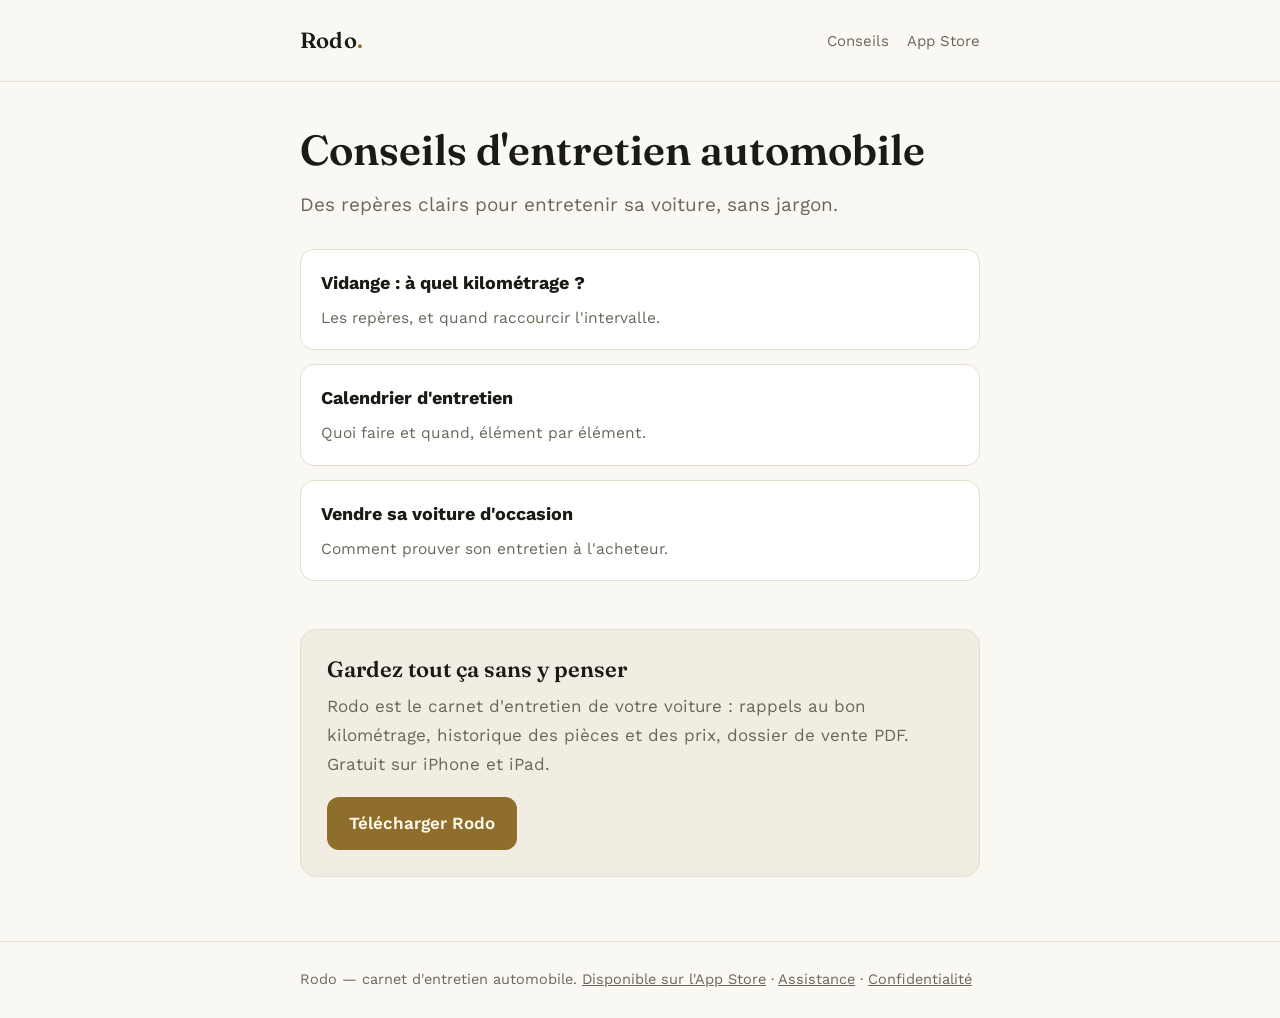
<file: index.html>
<!doctype html>
<html lang="fr"><head><meta charset="utf-8"><meta name="viewport" content="width=device-width,initial-scale=1">
<title>Conseils d'entretien automobile — Rodo</title><meta name="description" content="Des conseils simples pour entretenir sa voiture : vidange, calendrier d'entretien, vente d'occasion.">
<meta property="og:title" content="Conseils d'entretien automobile — Rodo"><meta property="og:description" content="Des conseils simples pour entretenir sa voiture : vidange, calendrier d'entretien, vente d'occasion."><meta property="og:type" content="article">
<link rel="preconnect" href="https://fonts.googleapis.com"><link rel="preconnect" href="https://fonts.gstatic.com" crossorigin>
<link rel="stylesheet" href="https://fonts.googleapis.com/css2?family=Fraunces:opsz,wght@9..144,600&family=Work+Sans:wght@400;600&display=swap">
<link rel="stylesheet" href="style.css"></head><body>
<header class="site"><div class="wrap"><a class="brand" href="index.html">Rodo<span>.</span></a><nav class="top"><a href="index.html">Conseils</a><a href="https://apps.apple.com/app/id6810444787">App Store</a></nav></div></header>
<main><div class="wrap"><h1>Conseils d'entretien automobile</h1><p class="lede">Des repères clairs pour entretenir sa voiture, sans jargon.</p>
<div class="cards">
<a class="card" href="vidange-quand-la-faire.html"><strong>Vidange : à quel kilométrage ?</strong><span>Les repères, et quand raccourcir l'intervalle.</span></a>
<a class="card" href="calendrier-entretien-voiture.html"><strong>Calendrier d'entretien</strong><span>Quoi faire et quand, élément par élément.</span></a>
<a class="card" href="vendre-voiture-prouver-entretien.html"><strong>Vendre sa voiture d'occasion</strong><span>Comment prouver son entretien à l'acheteur.</span></a>
</div><div class="cta"><h2>Gardez tout ça sans y penser</h2>
<p>Rodo est le carnet d'entretien de votre voiture : rappels au bon kilométrage, historique des pièces et des prix, dossier de vente PDF. Gratuit sur iPhone et iPad.</p>
<a class="btn" href="https://apps.apple.com/app/id6810444787">Télécharger Rodo</a></div></div></main><footer class="site"><div class="wrap">Rodo — carnet d'entretien automobile. <a href="https://apps.apple.com/app/id6810444787">Disponible sur l'App Store</a> · <a href="support.html">Assistance</a> · <a href="confidentialite.html">Confidentialité</a></div></footer></body></html>
</file>
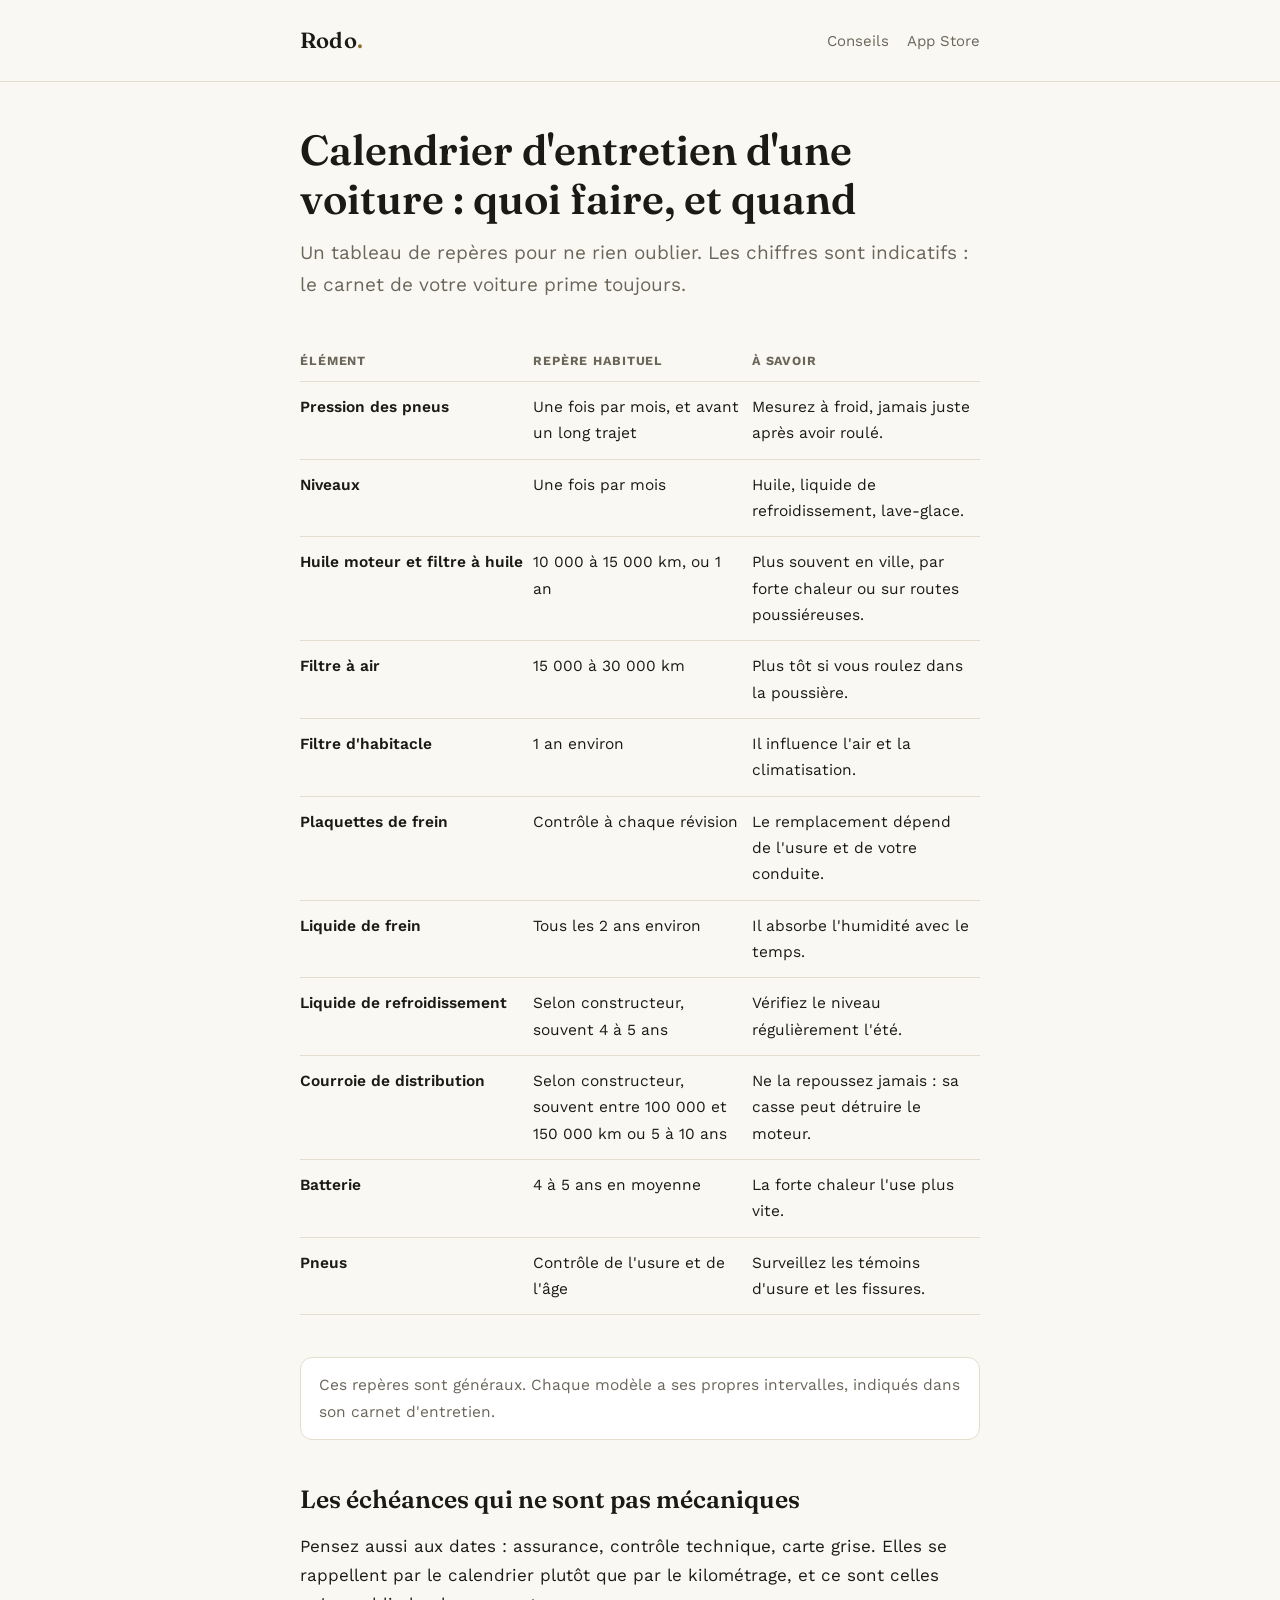
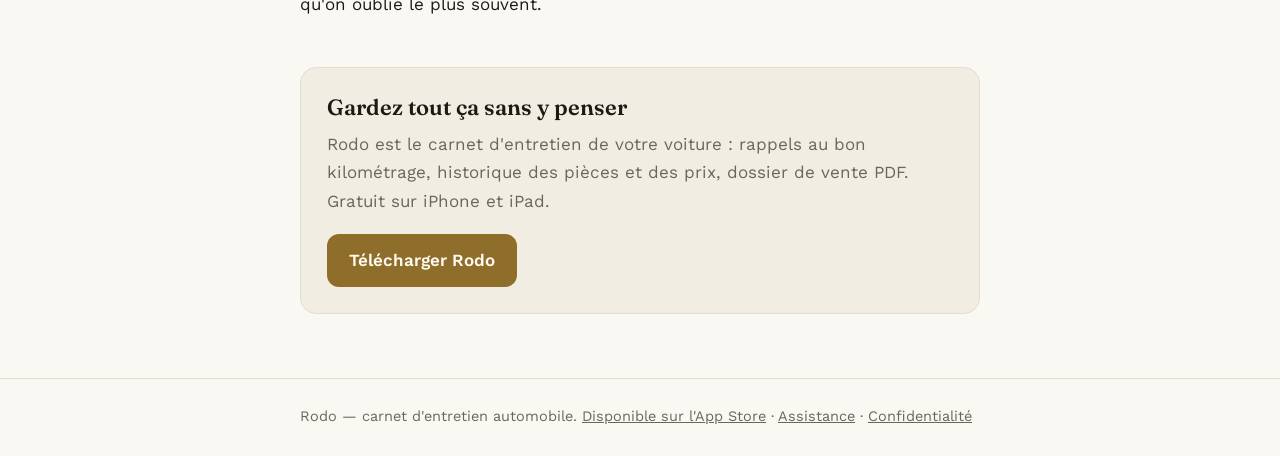
<file: calendrier-entretien-voiture.html>
<!doctype html>
<html lang="fr"><head><meta charset="utf-8"><meta name="viewport" content="width=device-width,initial-scale=1">
<title>Calendrier d&#x27;entretien d&#x27;une voiture : quoi faire et quand — Rodo</title><meta name="description" content="Un calendrier d&#x27;entretien simple : pneus, huile, filtres, freins, liquides, courroie, batterie. Les repères habituels pour ne rien oublier.">
<meta property="og:title" content="Calendrier d&#x27;entretien d&#x27;une voiture : quoi faire et quand — Rodo"><meta property="og:description" content="Un calendrier d&#x27;entretien simple : pneus, huile, filtres, freins, liquides, courroie, batterie. Les repères habituels pour ne rien oublier."><meta property="og:type" content="article">
<link rel="preconnect" href="https://fonts.googleapis.com"><link rel="preconnect" href="https://fonts.gstatic.com" crossorigin>
<link rel="stylesheet" href="https://fonts.googleapis.com/css2?family=Fraunces:opsz,wght@9..144,600&family=Work+Sans:wght@400;600&display=swap">
<link rel="stylesheet" href="style.css"></head><body>
<header class="site"><div class="wrap"><a class="brand" href="index.html">Rodo<span>.</span></a><nav class="top"><a href="index.html">Conseils</a><a href="https://apps.apple.com/app/id6810444787">App Store</a></nav></div></header>
<main><div class="wrap"><h1>Calendrier d'entretien d'une voiture : quoi faire, et quand</h1><p class="lede">Un tableau de repères pour ne rien oublier. Les chiffres sont indicatifs : le carnet de votre voiture prime toujours.</p><div class="tbl"><table><thead><tr><th>Élément</th><th>Repère habituel</th><th>À savoir</th></tr></thead><tbody>
<tr><td>Pression des pneus</td><td>Une fois par mois, et avant un long trajet</td><td>Mesurez à froid, jamais juste après avoir roulé.</td></tr>
<tr><td>Niveaux</td><td>Une fois par mois</td><td>Huile, liquide de refroidissement, lave-glace.</td></tr>
<tr><td>Huile moteur et filtre à huile</td><td>10 000 à 15 000 km, ou 1 an</td><td>Plus souvent en ville, par forte chaleur ou sur routes poussiéreuses.</td></tr>
<tr><td>Filtre à air</td><td>15 000 à 30 000 km</td><td>Plus tôt si vous roulez dans la poussière.</td></tr>
<tr><td>Filtre d'habitacle</td><td>1 an environ</td><td>Il influence l'air et la climatisation.</td></tr>
<tr><td>Plaquettes de frein</td><td>Contrôle à chaque révision</td><td>Le remplacement dépend de l'usure et de votre conduite.</td></tr>
<tr><td>Liquide de frein</td><td>Tous les 2 ans environ</td><td>Il absorbe l'humidité avec le temps.</td></tr>
<tr><td>Liquide de refroidissement</td><td>Selon constructeur, souvent 4 à 5 ans</td><td>Vérifiez le niveau régulièrement l'été.</td></tr>
<tr><td>Courroie de distribution</td><td>Selon constructeur, souvent entre 100 000 et 150 000 km ou 5 à 10 ans</td><td>Ne la repoussez jamais : sa casse peut détruire le moteur.</td></tr>
<tr><td>Batterie</td><td>4 à 5 ans en moyenne</td><td>La forte chaleur l'use plus vite.</td></tr>
<tr><td>Pneus</td><td>Contrôle de l'usure et de l'âge</td><td>Surveillez les témoins d'usure et les fissures.</td></tr>
</tbody></table></div>
<div class="note">Ces repères sont généraux. Chaque modèle a ses propres intervalles, indiqués dans son carnet d'entretien.</div>
<h2>Les échéances qui ne sont pas mécaniques</h2>
<p>Pensez aussi aux dates : assurance, contrôle technique, carte grise. Elles se rappellent par le calendrier plutôt que par le kilométrage, et ce sont celles qu'on oublie le plus souvent.</p><div class="cta"><h2>Gardez tout ça sans y penser</h2>
<p>Rodo est le carnet d'entretien de votre voiture : rappels au bon kilométrage, historique des pièces et des prix, dossier de vente PDF. Gratuit sur iPhone et iPad.</p>
<a class="btn" href="https://apps.apple.com/app/id6810444787">Télécharger Rodo</a></div></div></main><footer class="site"><div class="wrap">Rodo — carnet d'entretien automobile. <a href="https://apps.apple.com/app/id6810444787">Disponible sur l'App Store</a> · <a href="support.html">Assistance</a> · <a href="confidentialite.html">Confidentialité</a></div></footer></body></html>
</file>
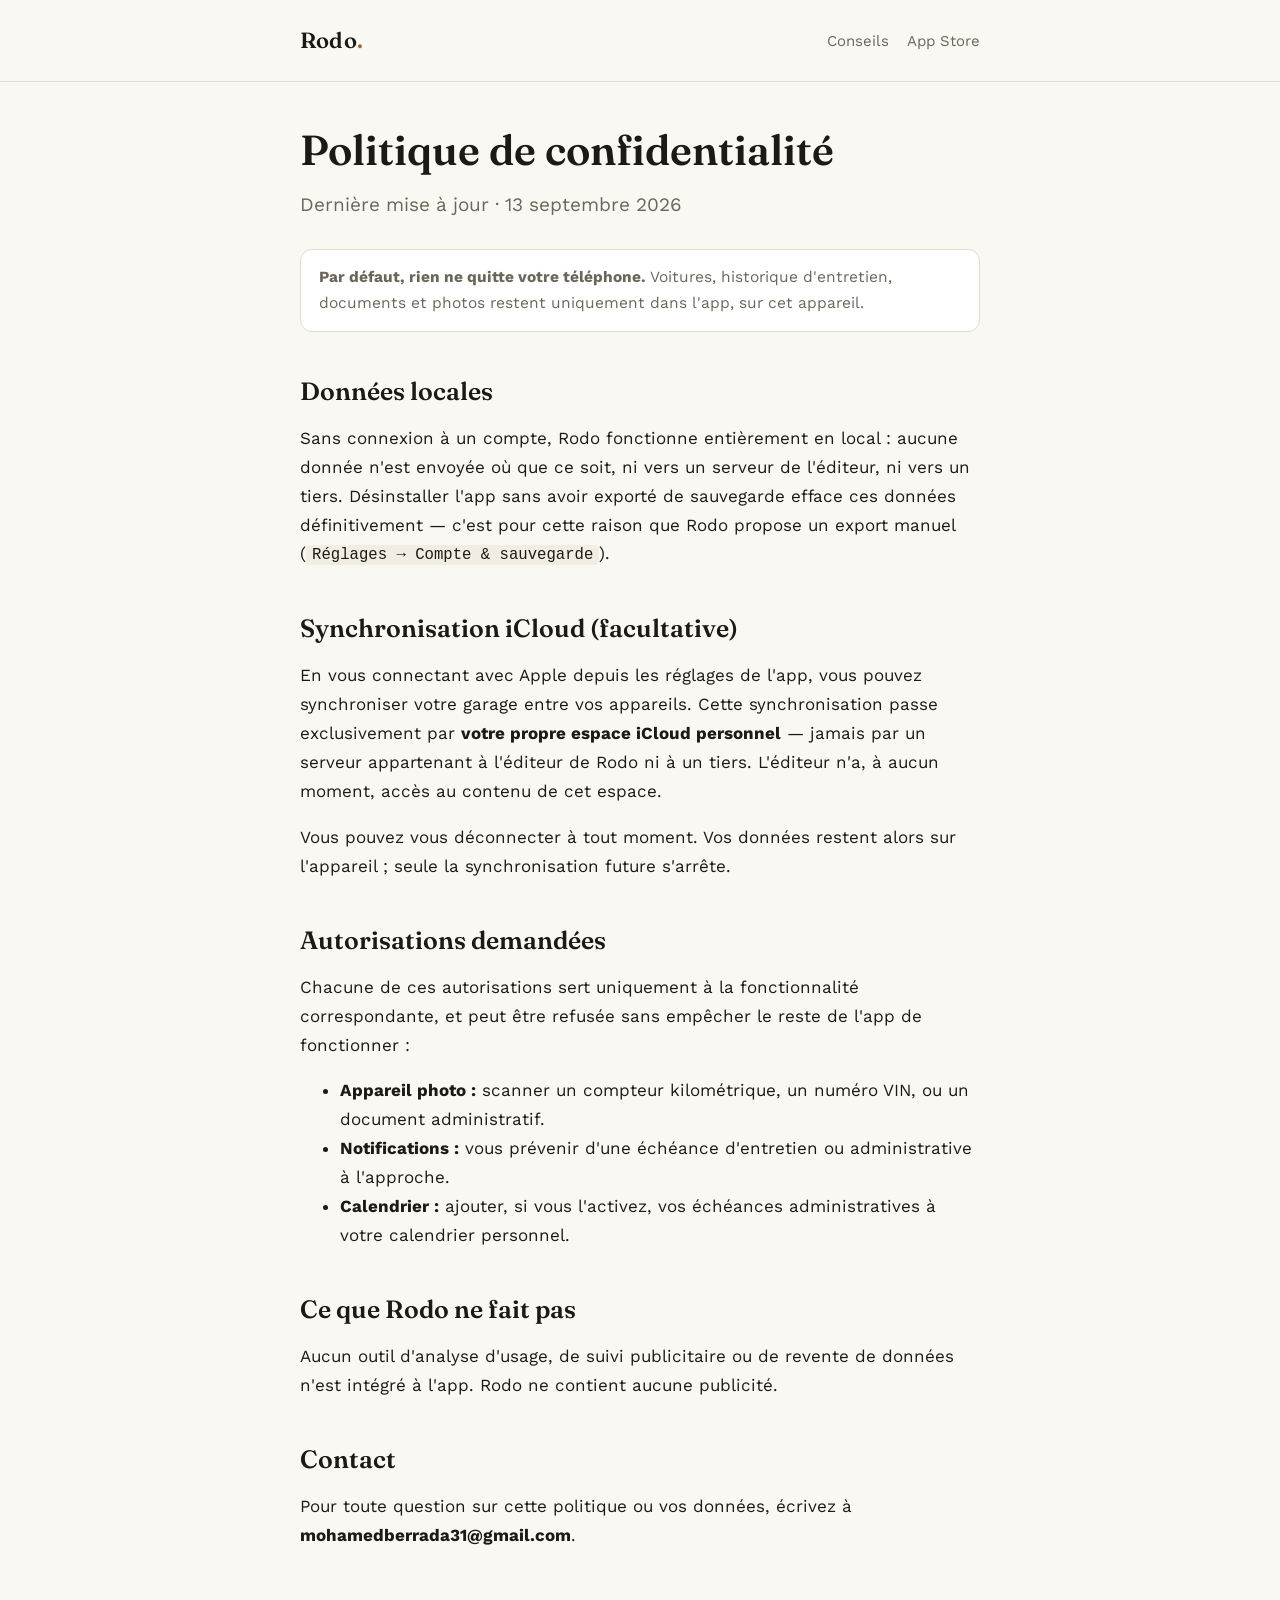
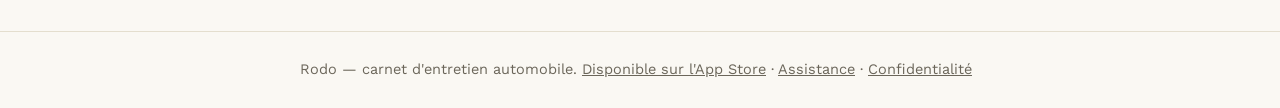
<file: confidentialite.html>
<!doctype html>
<html lang="fr"><head><meta charset="utf-8"><meta name="viewport" content="width=device-width,initial-scale=1">
<title>Politique de confidentialité — Rodo</title><meta name="description" content="Politique de confidentialité de Rodo : données locales par défaut, synchronisation iCloud facultative, autorisations demandées.">
<meta property="og:title" content="Politique de confidentialité — Rodo"><meta property="og:description" content="Politique de confidentialité de Rodo : données locales par défaut, synchronisation iCloud facultative, autorisations demandées."><meta property="og:type" content="article">
<link rel="preconnect" href="https://fonts.googleapis.com"><link rel="preconnect" href="https://fonts.gstatic.com" crossorigin>
<link rel="stylesheet" href="https://fonts.googleapis.com/css2?family=Fraunces:opsz,wght@9..144,600&family=Work+Sans:wght@400;600&display=swap">
<link rel="stylesheet" href="style.css"></head><body>
<header class="site"><div class="wrap"><a class="brand" href="index.html">Rodo<span>.</span></a><nav class="top"><a href="index.html">Conseils</a><a href="https://apps.apple.com/app/id6810444787">App Store</a></nav></div></header>
<main><div class="wrap"><h1>Politique de confidentialité</h1><p class="lede">Dernière mise à jour · 13 septembre 2026</p><div class="note"><strong>Par défaut, rien ne quitte votre téléphone.</strong> Voitures, historique d'entretien, documents et photos restent uniquement dans l'app, sur cet appareil.</div>
<h2>Données locales</h2>
<p>Sans connexion à un compte, Rodo fonctionne entièrement en local : aucune donnée n'est envoyée où que ce soit, ni vers un serveur de l'éditeur, ni vers un tiers. Désinstaller l'app sans avoir exporté de sauvegarde efface ces données définitivement — c'est pour cette raison que Rodo propose un export manuel (<code>Réglages → Compte &amp; sauvegarde</code>).</p>
<h2>Synchronisation iCloud (facultative)</h2>
<p>En vous connectant avec Apple depuis les réglages de l'app, vous pouvez synchroniser votre garage entre vos appareils. Cette synchronisation passe exclusivement par <strong>votre propre espace iCloud personnel</strong> — jamais par un serveur appartenant à l'éditeur de Rodo ni à un tiers. L'éditeur n'a, à aucun moment, accès au contenu de cet espace.</p>
<p>Vous pouvez vous déconnecter à tout moment. Vos données restent alors sur l'appareil ; seule la synchronisation future s'arrête.</p>
<h2>Autorisations demandées</h2>
<p>Chacune de ces autorisations sert uniquement à la fonctionnalité correspondante, et peut être refusée sans empêcher le reste de l'app de fonctionner :</p>
<ul><li><strong>Appareil photo :</strong> scanner un compteur kilométrique, un numéro VIN, ou un document administratif.</li>
<li><strong>Notifications :</strong> vous prévenir d'une échéance d'entretien ou administrative à l'approche.</li>
<li><strong>Calendrier :</strong> ajouter, si vous l'activez, vos échéances administratives à votre calendrier personnel.</li></ul>
<h2>Ce que Rodo ne fait pas</h2>
<p>Aucun outil d'analyse d'usage, de suivi publicitaire ou de revente de données n'est intégré à l'app. Rodo ne contient aucune publicité.</p>
<h2>Contact</h2>
<p>Pour toute question sur cette politique ou vos données, écrivez à <strong>mohamedberrada31@gmail.com</strong>.</p></div></main><footer class="site"><div class="wrap">Rodo — carnet d'entretien automobile. <a href="https://apps.apple.com/app/id6810444787">Disponible sur l'App Store</a> · <a href="support.html">Assistance</a> · <a href="confidentialite.html">Confidentialité</a></div></footer></body></html>
</file>
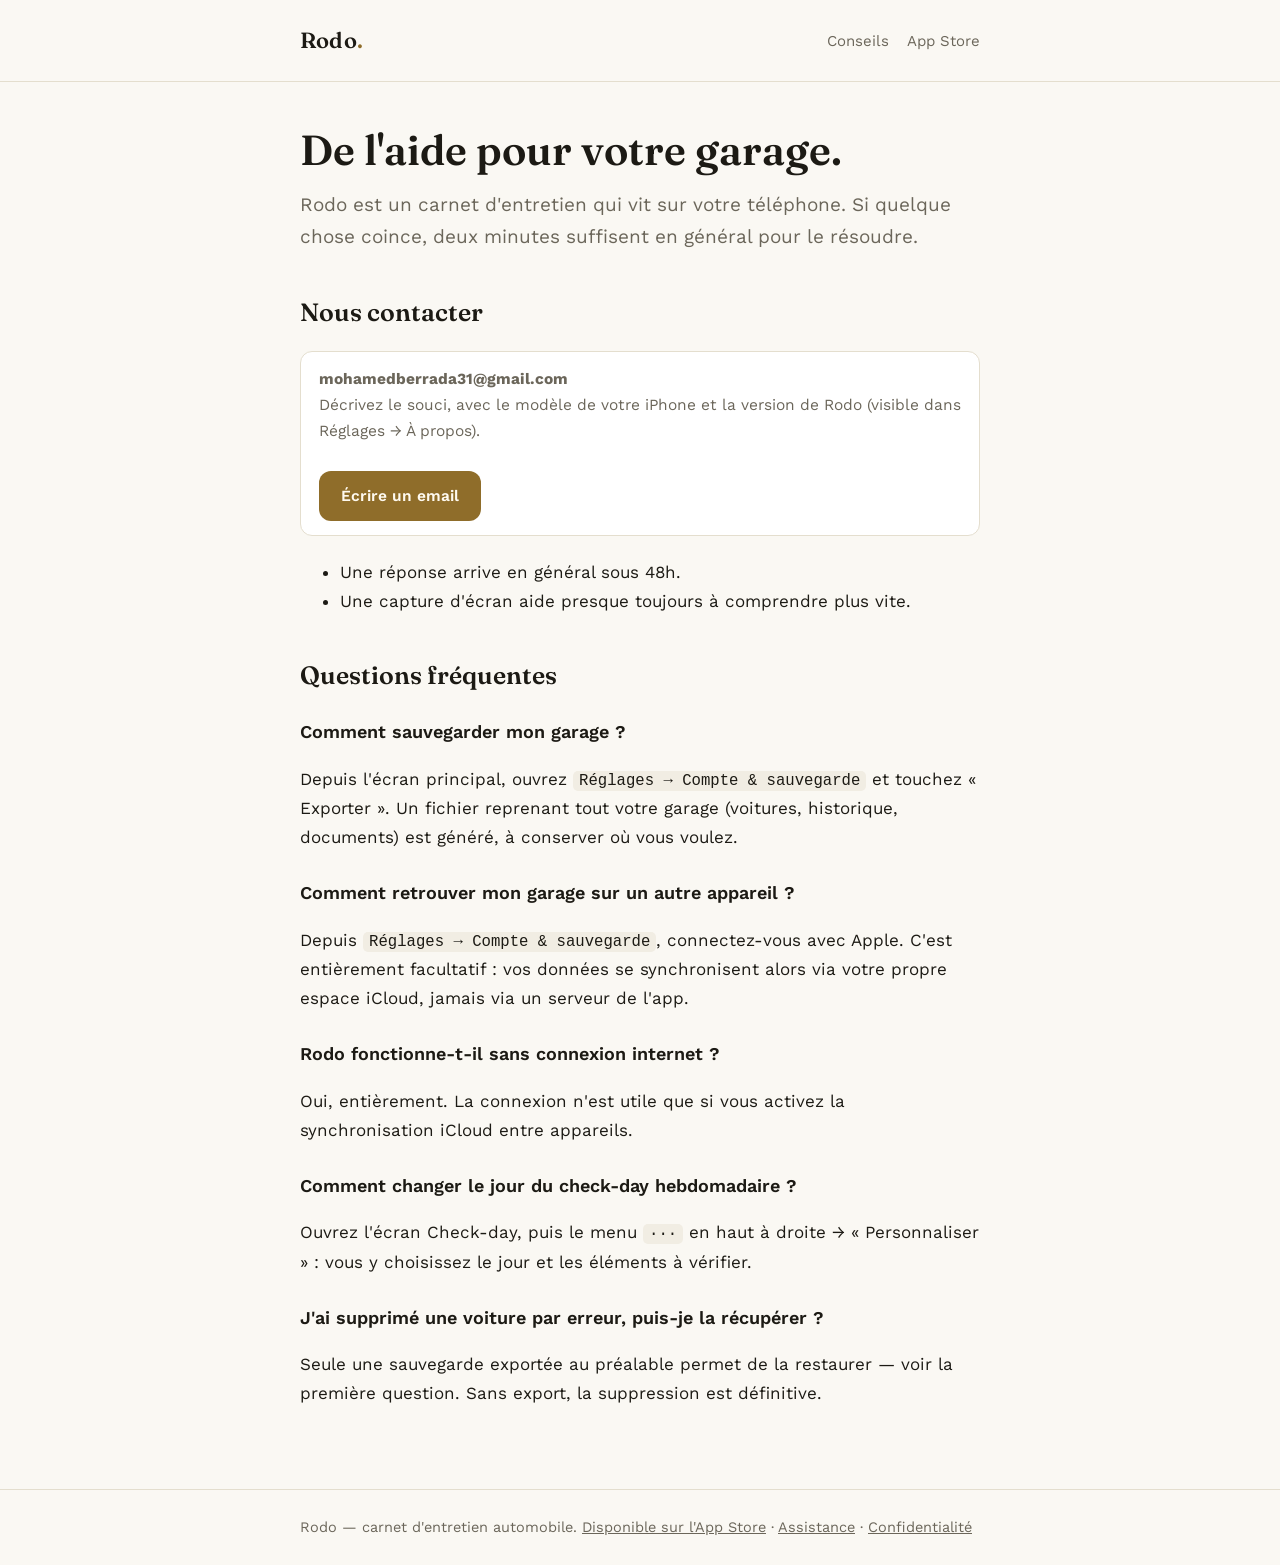
<file: support.html>
<!doctype html>
<html lang="fr"><head><meta charset="utf-8"><meta name="viewport" content="width=device-width,initial-scale=1">
<title>Assistance — Rodo</title><meta name="description" content="Besoin d&#x27;aide avec Rodo ? Contact, sauvegarde du garage, synchronisation iCloud et questions fréquentes.">
<meta property="og:title" content="Assistance — Rodo"><meta property="og:description" content="Besoin d&#x27;aide avec Rodo ? Contact, sauvegarde du garage, synchronisation iCloud et questions fréquentes."><meta property="og:type" content="article">
<link rel="preconnect" href="https://fonts.googleapis.com"><link rel="preconnect" href="https://fonts.gstatic.com" crossorigin>
<link rel="stylesheet" href="https://fonts.googleapis.com/css2?family=Fraunces:opsz,wght@9..144,600&family=Work+Sans:wght@400;600&display=swap">
<link rel="stylesheet" href="style.css"></head><body>
<header class="site"><div class="wrap"><a class="brand" href="index.html">Rodo<span>.</span></a><nav class="top"><a href="index.html">Conseils</a><a href="https://apps.apple.com/app/id6810444787">App Store</a></nav></div></header>
<main><div class="wrap"><h1>De l'aide pour votre garage.</h1><p class="lede">Rodo est un carnet d'entretien qui vit sur votre téléphone. Si quelque chose coince, deux minutes suffisent en général pour le résoudre.</p><h2>Nous contacter</h2>
<div class="note"><strong>mohamedberrada31@gmail.com</strong><br>Décrivez le souci, avec le modèle de votre iPhone et la version de Rodo (visible dans Réglages → À propos).<br><br><a class="btn" href="mailto:mohamedberrada31@gmail.com?subject=Assistance%20Rodo">Écrire un email</a></div>
<ul><li>Une réponse arrive en général sous 48h.</li><li>Une capture d'écran aide presque toujours à comprendre plus vite.</li></ul>
<h2>Questions fréquentes</h2>
<h3>Comment sauvegarder mon garage ?</h3>
<p>Depuis l'écran principal, ouvrez <code>Réglages → Compte &amp; sauvegarde</code> et touchez « Exporter ». Un fichier reprenant tout votre garage (voitures, historique, documents) est généré, à conserver où vous voulez.</p>
<h3>Comment retrouver mon garage sur un autre appareil ?</h3>
<p>Depuis <code>Réglages → Compte &amp; sauvegarde</code>, connectez-vous avec Apple. C'est entièrement facultatif : vos données se synchronisent alors via votre propre espace iCloud, jamais via un serveur de l'app.</p>
<h3>Rodo fonctionne-t-il sans connexion internet ?</h3>
<p>Oui, entièrement. La connexion n'est utile que si vous activez la synchronisation iCloud entre appareils.</p>
<h3>Comment changer le jour du check-day hebdomadaire ?</h3>
<p>Ouvrez l'écran Check-day, puis le menu <code>···</code> en haut à droite → « Personnaliser » : vous y choisissez le jour et les éléments à vérifier.</p>
<h3>J'ai supprimé une voiture par erreur, puis-je la récupérer ?</h3>
<p>Seule une sauvegarde exportée au préalable permet de la restaurer — voir la première question. Sans export, la suppression est définitive.</p></div></main><footer class="site"><div class="wrap">Rodo — carnet d'entretien automobile. <a href="https://apps.apple.com/app/id6810444787">Disponible sur l'App Store</a> · <a href="support.html">Assistance</a> · <a href="confidentialite.html">Confidentialité</a></div></footer></body></html>
</file>
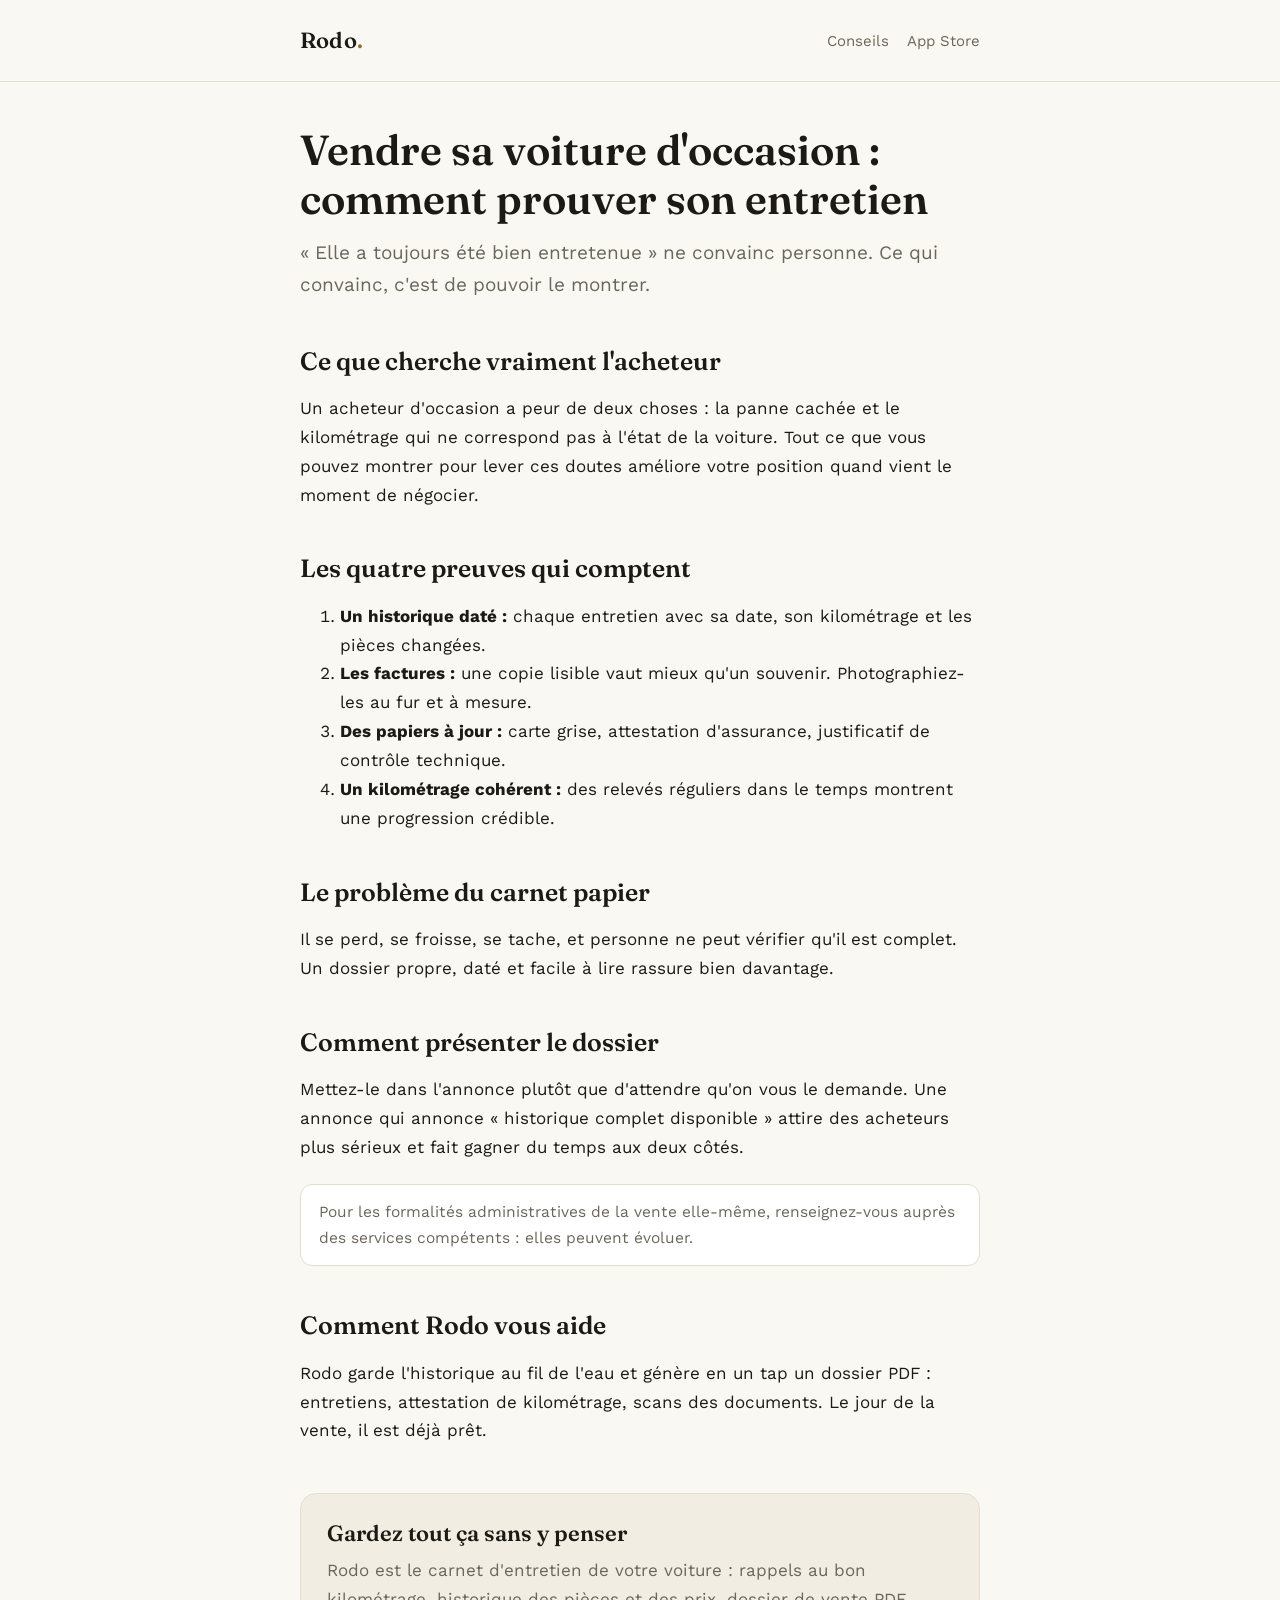
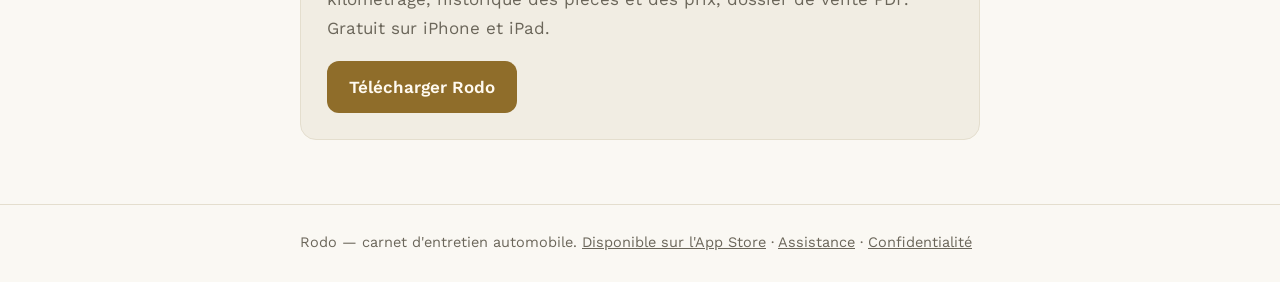
<file: vendre-voiture-prouver-entretien.html>
<!doctype html>
<html lang="fr"><head><meta charset="utf-8"><meta name="viewport" content="width=device-width,initial-scale=1">
<title>Vendre sa voiture d&#x27;occasion : comment prouver son entretien — Rodo</title><meta name="description" content="Ce que demande un acheteur d&#x27;occasion et comment montrer que votre voiture a été bien entretenue : historique daté, factures, papiers à jour, kilométrage cohérent.">
<meta property="og:title" content="Vendre sa voiture d&#x27;occasion : comment prouver son entretien — Rodo"><meta property="og:description" content="Ce que demande un acheteur d&#x27;occasion et comment montrer que votre voiture a été bien entretenue : historique daté, factures, papiers à jour, kilométrage cohérent."><meta property="og:type" content="article">
<link rel="preconnect" href="https://fonts.googleapis.com"><link rel="preconnect" href="https://fonts.gstatic.com" crossorigin>
<link rel="stylesheet" href="https://fonts.googleapis.com/css2?family=Fraunces:opsz,wght@9..144,600&family=Work+Sans:wght@400;600&display=swap">
<link rel="stylesheet" href="style.css"></head><body>
<header class="site"><div class="wrap"><a class="brand" href="index.html">Rodo<span>.</span></a><nav class="top"><a href="index.html">Conseils</a><a href="https://apps.apple.com/app/id6810444787">App Store</a></nav></div></header>
<main><div class="wrap"><h1>Vendre sa voiture d'occasion : comment prouver son entretien</h1><p class="lede">« Elle a toujours été bien entretenue » ne convainc personne. Ce qui convainc, c'est de pouvoir le montrer.</p><h2>Ce que cherche vraiment l'acheteur</h2>
<p>Un acheteur d'occasion a peur de deux choses : la panne cachée et le kilométrage qui ne correspond pas à l'état de la voiture. Tout ce que vous pouvez montrer pour lever ces doutes améliore votre position quand vient le moment de négocier.</p>
<h2>Les quatre preuves qui comptent</h2>
<ol><li><strong>Un historique daté :</strong> chaque entretien avec sa date, son kilométrage et les pièces changées.</li>
<li><strong>Les factures :</strong> une copie lisible vaut mieux qu'un souvenir. Photographiez-les au fur et à mesure.</li>
<li><strong>Des papiers à jour :</strong> carte grise, attestation d'assurance, justificatif de contrôle technique.</li>
<li><strong>Un kilométrage cohérent :</strong> des relevés réguliers dans le temps montrent une progression crédible.</li></ol>
<h2>Le problème du carnet papier</h2>
<p>Il se perd, se froisse, se tache, et personne ne peut vérifier qu'il est complet. Un dossier propre, daté et facile à lire rassure bien davantage.</p>
<h2>Comment présenter le dossier</h2>
<p>Mettez-le dans l'annonce plutôt que d'attendre qu'on vous le demande. Une annonce qui annonce « historique complet disponible » attire des acheteurs plus sérieux et fait gagner du temps aux deux côtés.</p>
<div class="note">Pour les formalités administratives de la vente elle-même, renseignez-vous auprès des services compétents : elles peuvent évoluer.</div>
<h2>Comment Rodo vous aide</h2>
<p>Rodo garde l'historique au fil de l'eau et génère en un tap un dossier PDF : entretiens, attestation de kilométrage, scans des documents. Le jour de la vente, il est déjà prêt.</p><div class="cta"><h2>Gardez tout ça sans y penser</h2>
<p>Rodo est le carnet d'entretien de votre voiture : rappels au bon kilométrage, historique des pièces et des prix, dossier de vente PDF. Gratuit sur iPhone et iPad.</p>
<a class="btn" href="https://apps.apple.com/app/id6810444787">Télécharger Rodo</a></div></div></main><footer class="site"><div class="wrap">Rodo — carnet d'entretien automobile. <a href="https://apps.apple.com/app/id6810444787">Disponible sur l'App Store</a> · <a href="support.html">Assistance</a> · <a href="confidentialite.html">Confidentialité</a></div></footer></body></html>
</file>
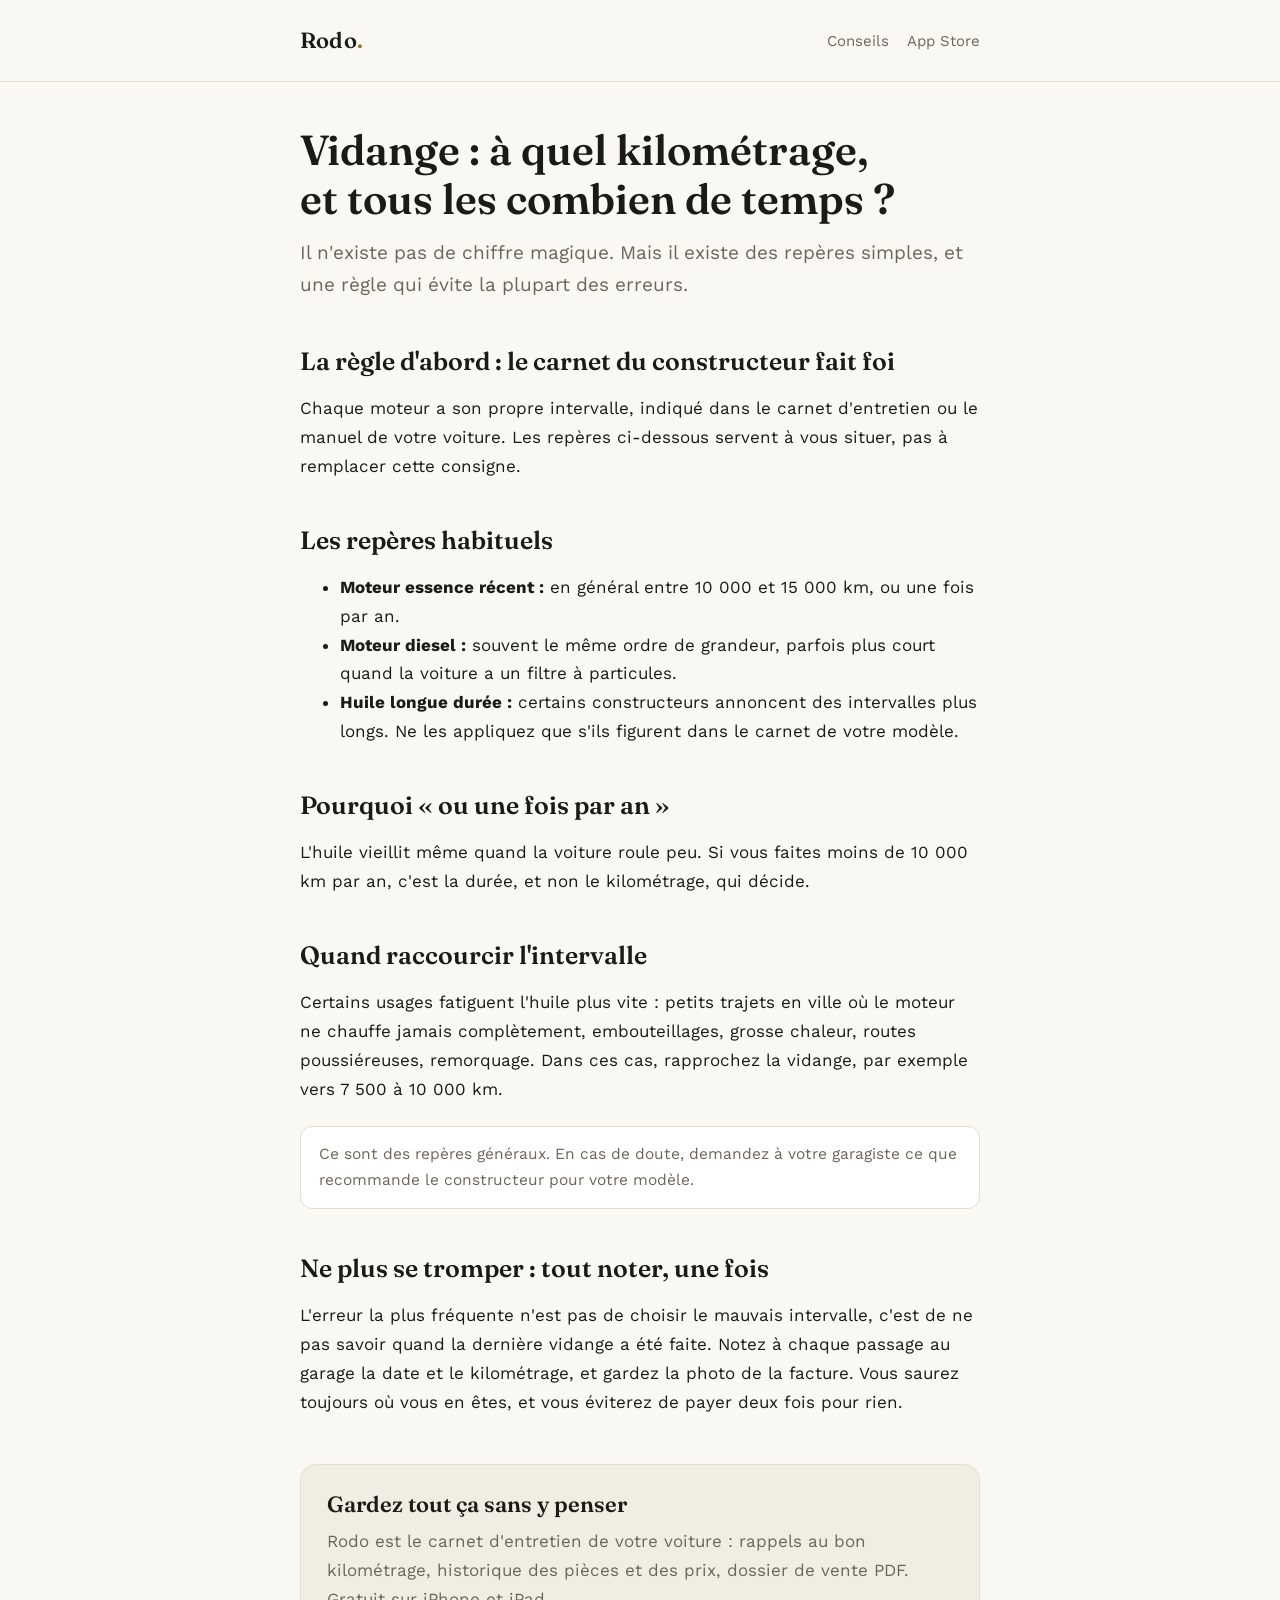
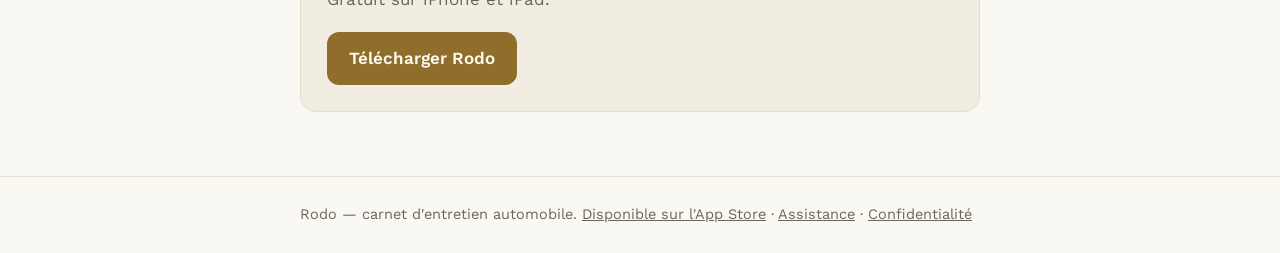
<file: vidange-quand-la-faire.html>
<!doctype html>
<html lang="fr"><head><meta charset="utf-8"><meta name="viewport" content="width=device-width,initial-scale=1">
<title>Vidange : à quel kilométrage et tous les combien de temps ? — Rodo</title><meta name="description" content="Les repères pour savoir quand faire la vidange de sa voiture : kilométrage, durée, usage en ville ou par forte chaleur, et comment ne plus l&#x27;oublier.">
<meta property="og:title" content="Vidange : à quel kilométrage et tous les combien de temps ? — Rodo"><meta property="og:description" content="Les repères pour savoir quand faire la vidange de sa voiture : kilométrage, durée, usage en ville ou par forte chaleur, et comment ne plus l&#x27;oublier."><meta property="og:type" content="article">
<link rel="preconnect" href="https://fonts.googleapis.com"><link rel="preconnect" href="https://fonts.gstatic.com" crossorigin>
<link rel="stylesheet" href="https://fonts.googleapis.com/css2?family=Fraunces:opsz,wght@9..144,600&family=Work+Sans:wght@400;600&display=swap">
<link rel="stylesheet" href="style.css"></head><body>
<header class="site"><div class="wrap"><a class="brand" href="index.html">Rodo<span>.</span></a><nav class="top"><a href="index.html">Conseils</a><a href="https://apps.apple.com/app/id6810444787">App Store</a></nav></div></header>
<main><div class="wrap"><h1>Vidange : à quel kilométrage, et tous les combien de temps ?</h1><p class="lede">Il n'existe pas de chiffre magique. Mais il existe des repères simples, et une règle qui évite la plupart des erreurs.</p><h2>La règle d'abord : le carnet du constructeur fait foi</h2>
<p>Chaque moteur a son propre intervalle, indiqué dans le carnet d'entretien ou le manuel de votre voiture. Les repères ci-dessous servent à vous situer, pas à remplacer cette consigne.</p>
<h2>Les repères habituels</h2>
<ul><li><strong>Moteur essence récent :</strong> en général entre 10 000 et 15 000 km, ou une fois par an.</li>
<li><strong>Moteur diesel :</strong> souvent le même ordre de grandeur, parfois plus court quand la voiture a un filtre à particules.</li>
<li><strong>Huile longue durée :</strong> certains constructeurs annoncent des intervalles plus longs. Ne les appliquez que s'ils figurent dans le carnet de votre modèle.</li></ul>
<h2>Pourquoi « ou une fois par an »</h2>
<p>L'huile vieillit même quand la voiture roule peu. Si vous faites moins de 10 000 km par an, c'est la durée, et non le kilométrage, qui décide.</p>
<h2>Quand raccourcir l'intervalle</h2>
<p>Certains usages fatiguent l'huile plus vite : petits trajets en ville où le moteur ne chauffe jamais complètement, embouteillages, grosse chaleur, routes poussiéreuses, remorquage. Dans ces cas, rapprochez la vidange, par exemple vers 7 500 à 10 000 km.</p>
<div class="note">Ce sont des repères généraux. En cas de doute, demandez à votre garagiste ce que recommande le constructeur pour votre modèle.</div>
<h2>Ne plus se tromper : tout noter, une fois</h2>
<p>L'erreur la plus fréquente n'est pas de choisir le mauvais intervalle, c'est de ne pas savoir quand la dernière vidange a été faite. Notez à chaque passage au garage la date et le kilométrage, et gardez la photo de la facture. Vous saurez toujours où vous en êtes, et vous éviterez de payer deux fois pour rien.</p><div class="cta"><h2>Gardez tout ça sans y penser</h2>
<p>Rodo est le carnet d'entretien de votre voiture : rappels au bon kilométrage, historique des pièces et des prix, dossier de vente PDF. Gratuit sur iPhone et iPad.</p>
<a class="btn" href="https://apps.apple.com/app/id6810444787">Télécharger Rodo</a></div></div></main><footer class="site"><div class="wrap">Rodo — carnet d'entretien automobile. <a href="https://apps.apple.com/app/id6810444787">Disponible sur l'App Store</a> · <a href="support.html">Assistance</a> · <a href="confidentialite.html">Confidentialité</a></div></footer></body></html>
</file>
<file: style.css>
:root{--bg:#000;--surface:#131315;--raised:#1e1e21;--hair:#2c2c31;--text:#f5f5f3;--muted:#a4a4ab;--accent:#c6a664;--on-accent:#16130a}
@media (prefers-color-scheme:light){:root:not([data-theme="dark"]){--bg:#faf8f3;--surface:#fff;--raised:#f1ede3;--hair:#e4dece;--text:#1c1a14;--muted:#6b665a;--accent:#8f6d2a;--on-accent:#fffaf0}}
*{box-sizing:border-box}
body{margin:0;background:var(--bg);color:var(--text);font:17px/1.7 "Work Sans",-apple-system,BlinkMacSystemFont,"Segoe UI",sans-serif}
.wrap{max-width:720px;margin:0 auto;padding:0 20px}
header.site{padding:22px 0;border-bottom:1px solid var(--hair)}
header.site .wrap{display:flex;justify-content:space-between;align-items:center;gap:16px}
.brand{font-family:"Fraunces",Georgia,serif;font-weight:600;font-size:22px;color:var(--text);text-decoration:none;letter-spacing:.01em}
.brand span{color:var(--accent)}
nav.top a{color:var(--muted);text-decoration:none;font-size:15px;margin-left:18px}
nav.top a:hover{color:var(--accent)}
main{padding:44px 0 64px}
h1{font-family:"Fraunces",Georgia,serif;font-weight:600;font-size:clamp(30px,5vw,42px);line-height:1.15;margin:0 0 14px;text-wrap:balance}
h2{font-family:"Fraunces",Georgia,serif;font-weight:600;font-size:25px;line-height:1.25;margin:44px 0 10px}
.lede{color:var(--muted);font-size:19px;margin:0 0 28px}
p,li{max-width:65ch}
a{color:var(--accent)}
table{width:100%;border-collapse:collapse;margin:20px 0;font-size:15.5px}
th{text-align:left;font-size:12.5px;text-transform:uppercase;letter-spacing:.07em;color:var(--muted);padding:0 10px 10px 0;border-bottom:1px solid var(--hair)}
td{padding:12px 10px 12px 0;border-bottom:1px solid var(--hair);vertical-align:top}
td:first-child{font-weight:600;white-space:nowrap}
.tbl{overflow-x:auto}
.note{background:var(--surface);border:1px solid var(--hair);border-radius:12px;padding:14px 18px;color:var(--muted);font-size:15.5px;margin:22px 0}
.cta{background:var(--raised);border:1px solid var(--hair);border-radius:16px;padding:26px;margin:48px 0 0}
.cta h2{margin:0 0 8px;font-size:22px}
.cta p{margin:0 0 18px;color:var(--muted)}
.btn{display:inline-block;background:var(--accent);color:var(--on-accent);font-weight:600;text-decoration:none;padding:12px 22px;border-radius:12px}
.btn:focus-visible,a:focus-visible{outline:2px solid var(--accent);outline-offset:3px}
.cards{display:grid;gap:14px;margin-top:26px}
.card{display:block;background:var(--surface);border:1px solid var(--hair);border-radius:14px;padding:18px 20px;text-decoration:none;color:var(--text)}
.card:hover{border-color:var(--accent)}
.card strong{display:block;font-size:18px;margin-bottom:4px}
.card span{color:var(--muted);font-size:15.5px}
footer.site{border-top:1px solid var(--hair);padding:26px 0;color:var(--muted);font-size:14.5px}
footer.site a{color:var(--muted)}
@media (max-width:560px){td:first-child{white-space:normal}}
h3{font-size:18px;margin:26px 0 6px;font-weight:600}
code{font-family:ui-monospace,SFMono-Regular,Menlo,monospace;font-size:.92em;background:var(--raised);padding:1px 6px;border-radius:5px}
</file>
